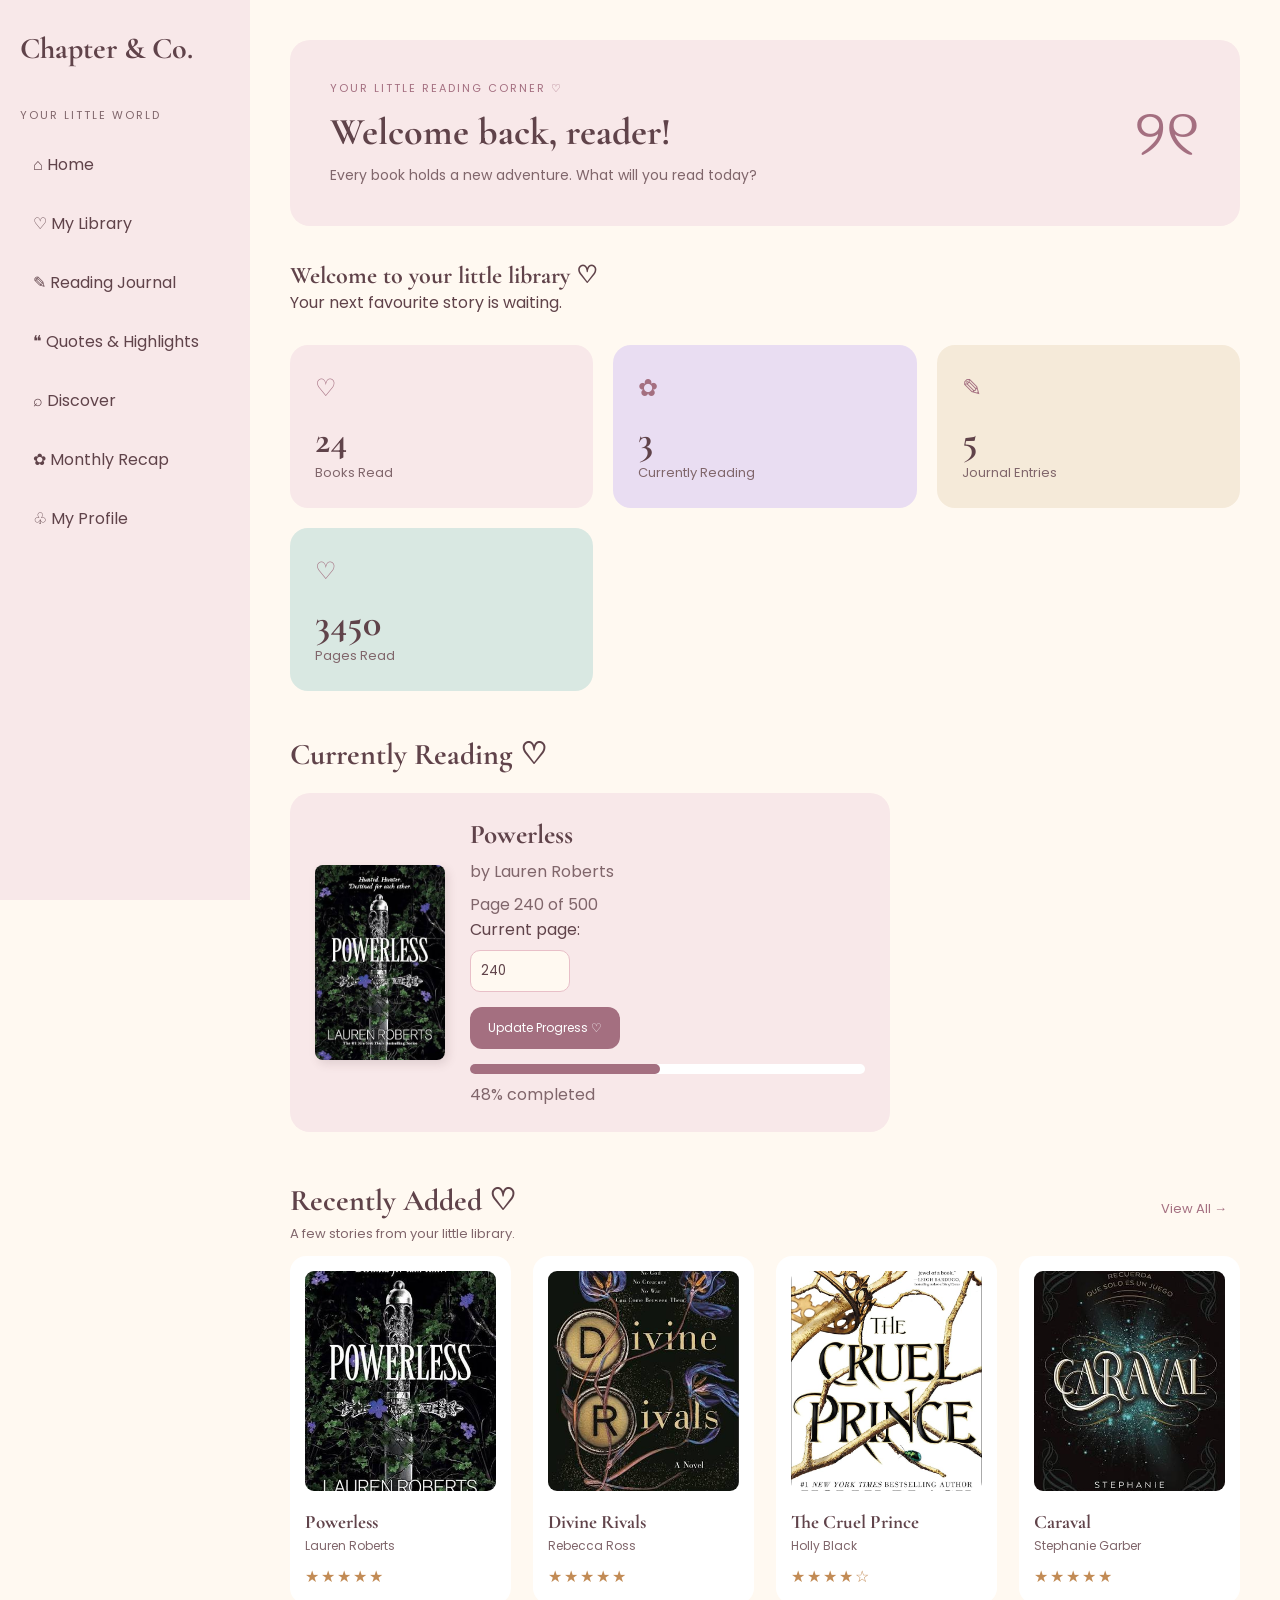
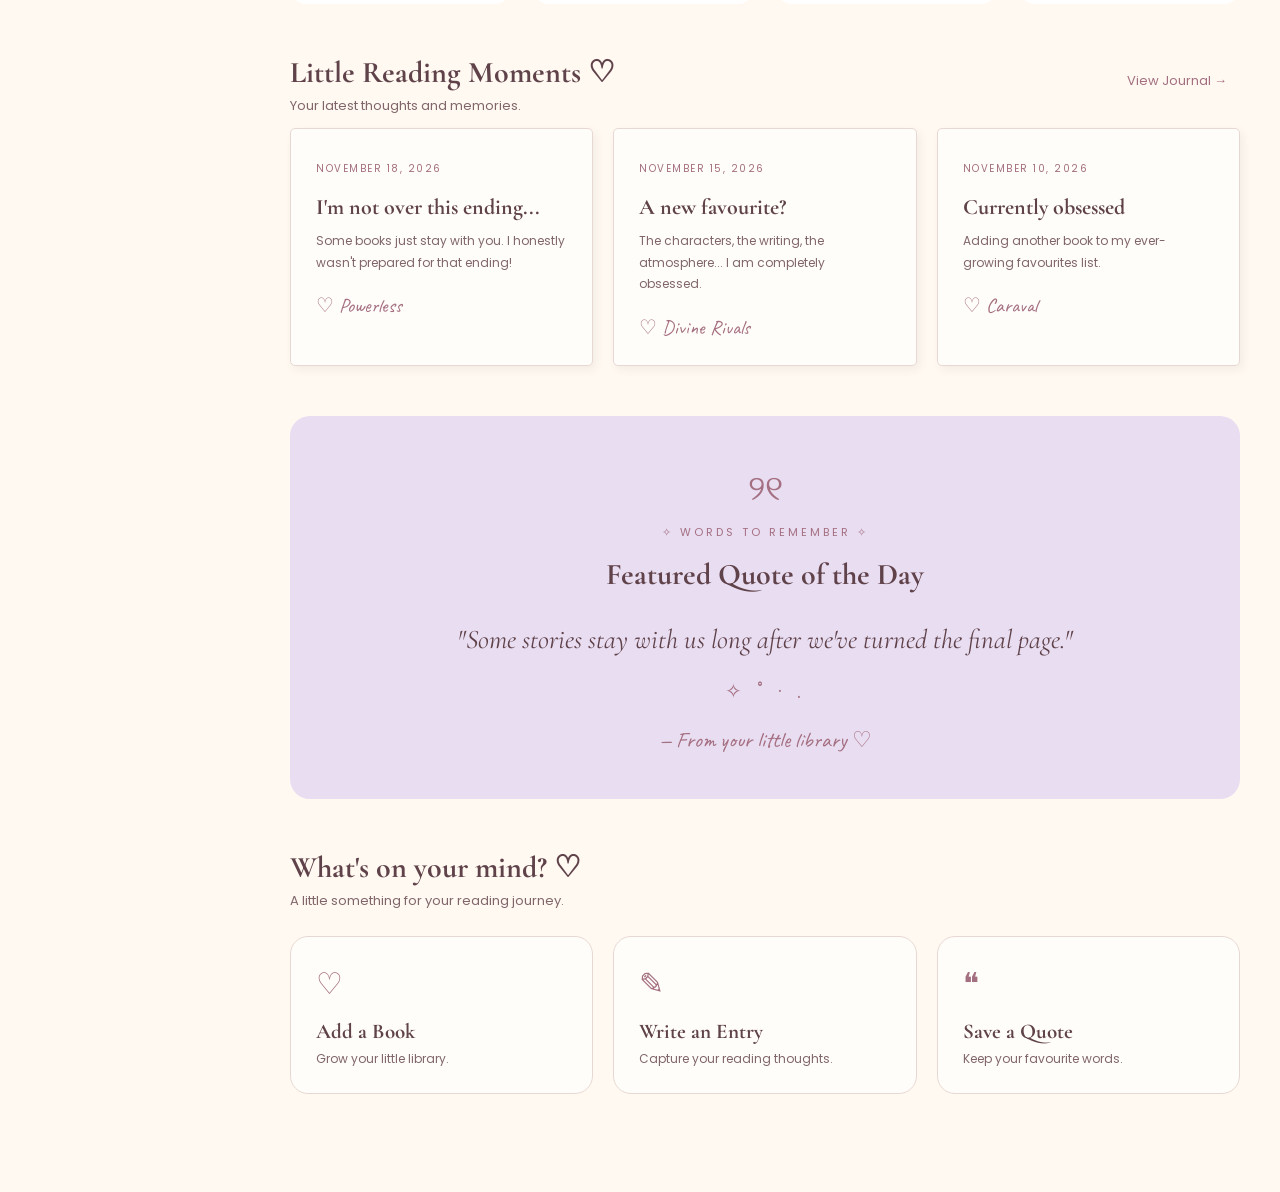
<file: html/index.html>
<!DOCTYPE html>
<html lang="en">

<head>
    <meta charset="UTF-8">
    <meta name="viewport" content="width=device-width, initial-scale=1.0">
    <title>Document</title>
    <!DOCTYPE html>
    <html lang="en">

    <head>
        <meta charset="UTF-8">
        <meta name="viewport" content="width=device-width, initial-scale=1.0">

        <title>Chapter & Co.</title>

        <link rel="stylesheet" href="../css/global.css">
        <link rel="stylesheet" href="../css/home.css">
    </head>

<body>

    <nav class="sidebar">

        <h2 class="logo">Chapter & Co.</h2>

        <p class="nav-heading">YOUR LITTLE WORLD</p>

        <a href="index.html">⌂ Home</a>
        <a href="library.html">♡ My Library</a>
        <a href="journal.html">✎ Reading Journal</a>
        <a href="quotes.html">❝ Quotes & Highlights</a>
        <a href="discover.html">⌕ Discover</a>
        <a href="recap.html">✿ Monthly Recap</a>
        <a href="profile.html">♧ My Profile</a>

    </nav>

    <main>
        <section class="welcome-banner">

            <div class="welcome-text">
                <p class="welcome-label">YOUR LITTLE READING CORNER ♡</p>

                <h1>Welcome back, reader!</h1>

                <p>
                    Every book holds a new adventure.
                    What will you read today?
                </p>
            </div>

            <div class="welcome-decoration">
                ୨୧
            </div>

        </section>
        <h2>Welcome to your little library ♡</h2>
        <p>Your next favourite story is waiting.</p>

        <section class="stats-container">

            <div class="stat-card pink">
                <span class="stat-icon">♡</span>
                <h2>24</h2>
                <p>Books Read</p>
            </div>

            <div class="stat-card lavender">
                <span class="stat-icon">✿</span>
                <h2>3</h2>
                <p>Currently Reading</p>
            </div>

            <div class="stat-card cream">
                <span class="stat-icon">✎</span>
                <h2>5</h2>
                <p>Journal Entries</p>
            </div>

            <div class="stat-card pages-card">
                <span class="stat-icon">♡</span>
                <h2>3450</h2>
                <p>Pages Read</p>
            </div>
        </section>
        <section class="currently-reading">
            <h2>Currently Reading ♡</h2>

            <div class="reading-card">

                <img src="../asset/powerless.jpg" alt="Powerless book cover" class="currently-book-cover">

                <div class="book-info">
                    <h3>Powerless</h3>
                    <p>by Lauren Roberts</p>
                    <p class="progress-text" id="progressText">
                        Page 240 of 500
                    </p>

                    <label for="currentPageInput">Current page:</label>

                    <input type="number" id="currentPageInput" min="0" max="500" value="240">

                    <button id="updateProgressBtn">
                        Update Progress ♡
                    </button>

                    <div class="progress-bar">
                        <div class="progress-fill"></div>
                    </div>

                    <p>48% completed</p>
                </div>

            </div>
        </section>
        <section class="recent-books">

            <div class="section-heading">
                <div>
                    <h2>Recently Added ♡</h2>
                    <p>A few stories from your little library.</p>
                </div>

                <a href="./library.html" class="view-all">View All →</a>
            </div>

            <div class="books-container">

                <div class="book-card">
                    <img src="../asset/powerless.jpg" alt="Powerless book cover">
                    <h3>Powerless</h3>
                    <p>Lauren Roberts</p>
                    <span>★★★★★</span>
                </div>

                <div class="book-card">
                    <img src="../asset/divine-rivals.jpg" alt="Divine Rivals book cover">
                    <h3>Divine Rivals</h3>
                    <p>Rebecca Ross</p>
                    <span>★★★★★</span>
                </div>

                <div class="book-card">
                    <img src="../asset/the-cruel-prince.jpg" alt="The Cruel Prince book cover">
                    <h3>The Cruel Prince</h3>
                    <p>Holly Black</p>
                    <span>★★★★☆</span>
                </div>

                <div class="book-card">
                    <img src="../asset/caraval.jpg" alt="Caraval book cover">
                    <h3>Caraval</h3>
                    <p>Stephanie Garber</p>
                    <span>★★★★★</span>
                </div>

            </div>
        </section>
        <section class="recent-journal">

            <div class="section-heading">
                <div>
                    <h2>Little Reading Moments ♡</h2>
                    <p>Your latest thoughts and memories.</p>
                </div>

                <a href="./journal.html" class="view-all">
                    View Journal →
                </a>
            </div>

            <div class="journal-container">

                <div class="journal-card">
                    <span class="journal-date">NOVEMBER 18, 2026</span>
                    <h3>I'm not over this ending...</h3>
                    <p>
                        Some books just stay with you.
                        I honestly wasn't prepared for that ending!
                    </p>
                    <span class="journal-book">♡ Powerless</span>
                </div>

                <div class="journal-card">
                    <span class="journal-date">NOVEMBER 15, 2026</span>
                    <h3>A new favourite?</h3>
                    <p>
                        The characters, the writing, the atmosphere...
                        I am completely obsessed.
                    </p>
                    <span class="journal-book">♡ Divine Rivals</span>
                </div>

                <div class="journal-card">
                    <span class="journal-date">NOVEMBER 10, 2026</span>
                    <h3>Currently obsessed</h3>
                    <p>
                        Adding another book to my
                        ever-growing favourites list.
                    </p>
                    <span class="journal-book">♡ Caraval</span>
                </div>

            </div>
        </section>
        <section class="featured-quote">
            <div class="quote-decoration">୨୧</div>

            <p class="quote-label">✧ WORDS TO REMEMBER ✧</p>

            <h2>Featured Quote of the Day</h2>

            <blockquote>
                "Some stories stay with us long after
                we've turned the final page."
            </blockquote>
            <div class="quote-stars">✧ ˚ · .</div>
            <p class="quote-book">— From your little library ♡</p>

        </section>
        <section class="quick-actions">

            <h2>What's on your mind? ♡</h2>
            <p class="quick-subtitle">A little something for your reading journey.</p>

            <div class="actions-container">

                <a href="./library.html" class="action-card">
                    <span>♡</span>
                    <h3>Add a Book</h3>
                    <p>Grow your little library.</p>
                </a>

                <a href="./journal.html" class="action-card">
                    <span>✎</span>
                    <h3>Write an Entry</h3>
                    <p>Capture your reading thoughts.</p>
                </a>

                <a href="./quotes.html" class="action-card">
                    <span>❝</span>
                    <h3>Save a Quote</h3>
                    <p>Keep your favourite words.</p>
                </a>

            </div>

        </section>
    </main>
    <footer>

    </footer>
    <script src="../js/app.js"></script>

</body>

</html>
</file>
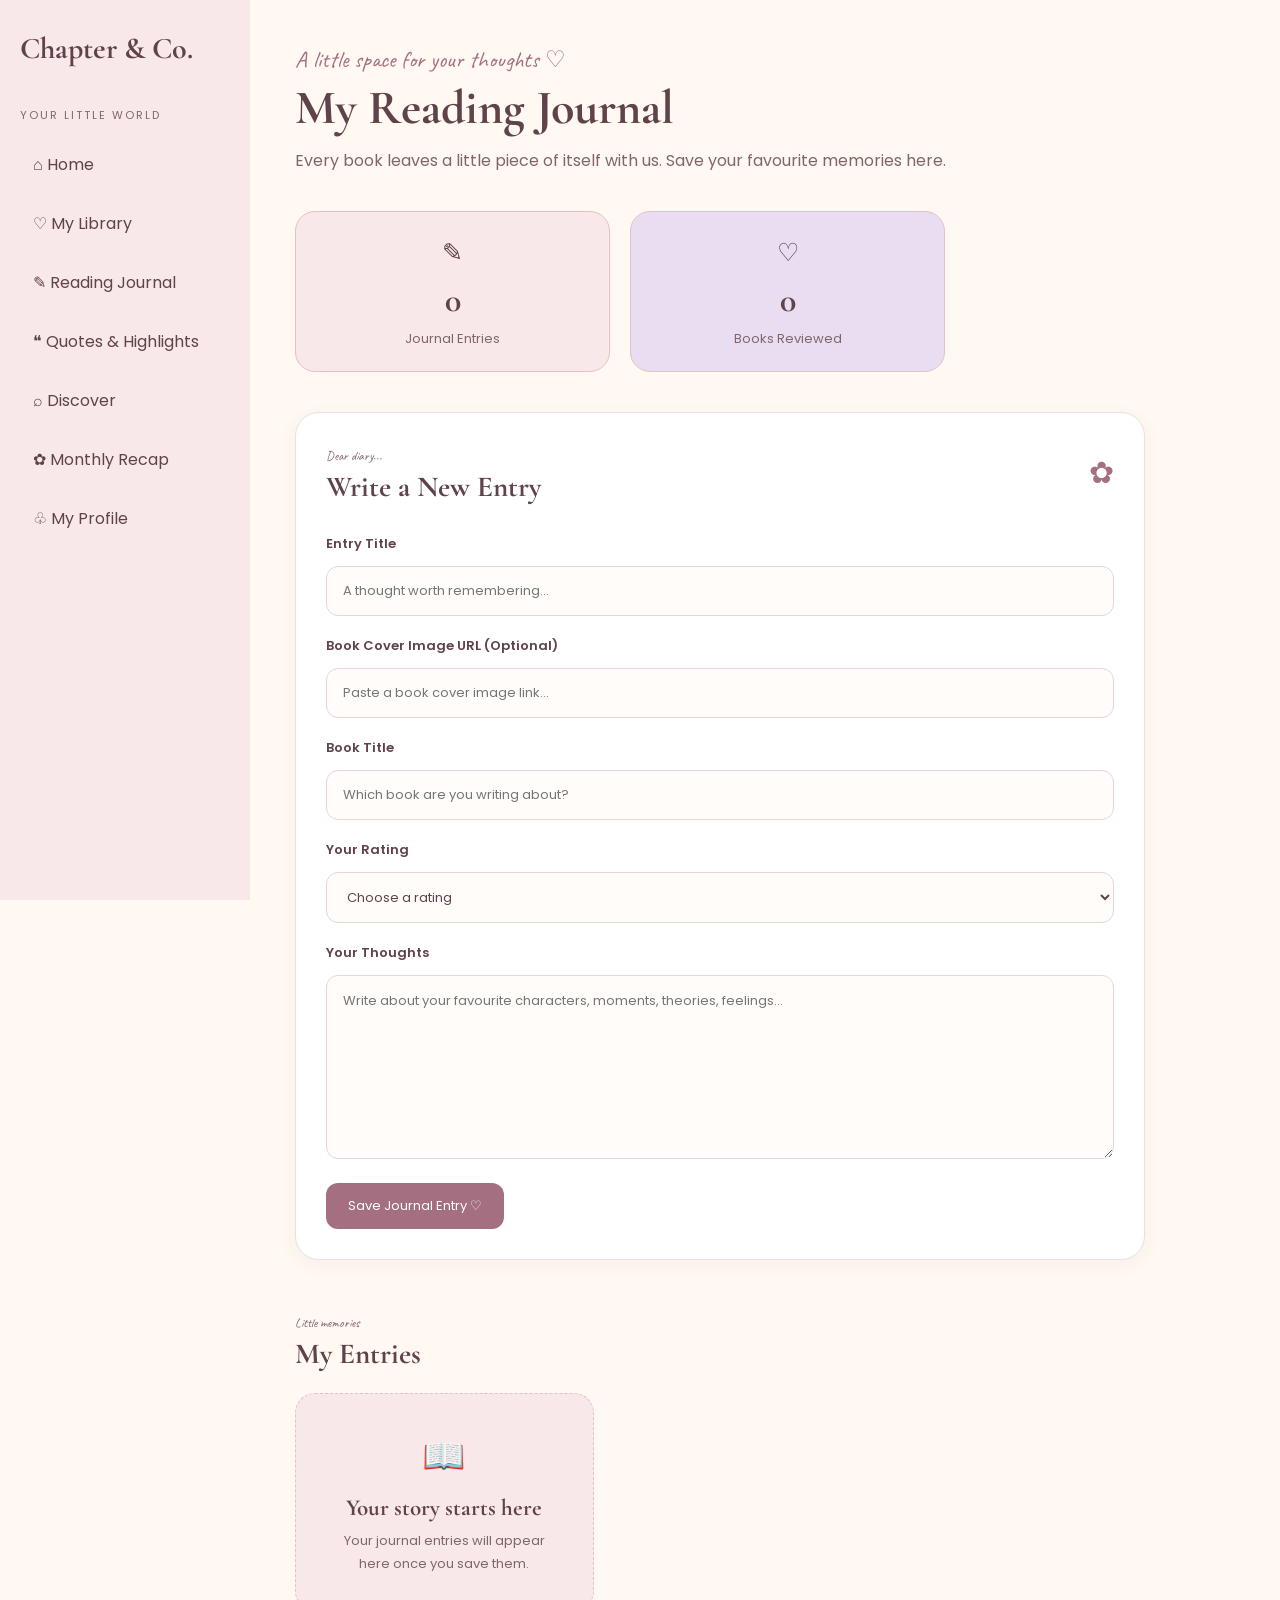
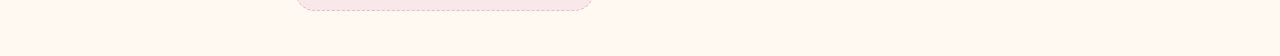
<file: html/journal.html>
<!DOCTYPE html>
<html lang="en">

<head>
    <meta charset="UTF-8">
    <meta name="viewport" content="width=device-width, initial-scale=1.0">
    <title>Reading Journal | Chapter & Co.</title>

    <link rel="stylesheet" href="../css/global.css">
    <link rel="stylesheet" href="../css/home.css">
    <link rel="stylesheet" href="../css/journal.css">
</head>

<body>

    <!-- SIDEBAR -->
    <nav class="sidebar">

        <h2 class="logo">Chapter & Co.</h2>

        <p class="nav-heading">YOUR LITTLE WORLD</p>

        <a href="../index.html">⌂ Home</a>
        <a href="library.html">♡ My Library</a>
        <a href="journal.html" class="active">✎ Reading Journal</a>
        <a href="quotes.html">❝ Quotes & Highlights</a>
        <a href="discover.html">⌕ Discover</a>
        <a href="recap.html">✿ Monthly Recap</a>
        <a href="profile.html">♧ My Profile</a>

    </nav>


    <!-- MAIN CONTENT -->
    <main class="journal-page">

        <!-- HEADER -->
        <header class="journal-header">
            <p class="handwritten">A little space for your thoughts ♡</p>
            <h1>My Reading Journal</h1>
            <p>
                Every book leaves a little piece of itself with us.
                Save your favourite memories here.
            </p>
        </header>


        <!-- JOURNAL STATS -->
        <section class="journal-stats">

            <div class="journal-stat-card">
                <span>✎</span>
                <h2 id="totalEntries">0</h2>
                <p>Journal Entries</p>
            </div>

            <div class="journal-stat-card">
                <span>♡</span>
                <h2 id="booksReviewed">0</h2>
                <p>Books Reviewed</p>
            </div>

        </section>


        <!-- NEW ENTRY -->
        <section class="journal-write">

            <div class="section-heading">
                <div>
                    <p class="handwritten">Dear diary...</p>
                    <h2>Write a New Entry</h2>
                </div>
                <span>✿</span>
            </div>

            <form id="journalForm">

                <label for="entryTitle">Entry Title</label>
                <input type="text" id="entryTitle" placeholder="A thought worth remembering..." required>
                <label for="entryCover">Book Cover Image URL (Optional)</label>
                <input type="url" id="entryCover" placeholder="Paste a book cover image link...">
                <label for="entryBook">Book Title</label>

                <input type="text" id="entryBook" placeholder="Which book are you writing about?">

                <label for="entryRating">Your Rating</label>
                <select id="entryRating">
                    <option value="">Choose a rating</option>
                    <option value="5">★★★★★ - Loved it!</option>
                    <option value="4">★★★★ - Really enjoyed it</option>
                    <option value="3">★★★ - It was good</option>
                    <option value="2">★★ - It was okay</option>
                    <option value="1">★ - Not for me</option>
                </select>

                <label for="entryContent">Your Thoughts</label>
                <textarea id="entryContent" rows="7"
                    placeholder="Write about your favourite characters, moments, theories, feelings..."
                    required></textarea>

                <button type="submit" class="save-entry-btn">
                    Save Journal Entry ♡
                </button>

            </form>

        </section>


        <!-- SAVED ENTRIES -->
        <section class="journal-entries">

            <div class="section-heading">
                <div>
                    <p class="handwritten">Little memories</p>
                    <h2>My Entries</h2>
                </div>
            </div>

            <div id="journalEntries" class="journal-entry-grid">

                <div class="empty-journal">
                    <span>📖</span>
                    <h3>Your story starts here</h3>
                    <p>Your journal entries will appear here once you save them.</p>
                </div>

            </div>

        </section>

    </main>

    <script src="../js/journal.js"></script>

</body>

</html>
</file>
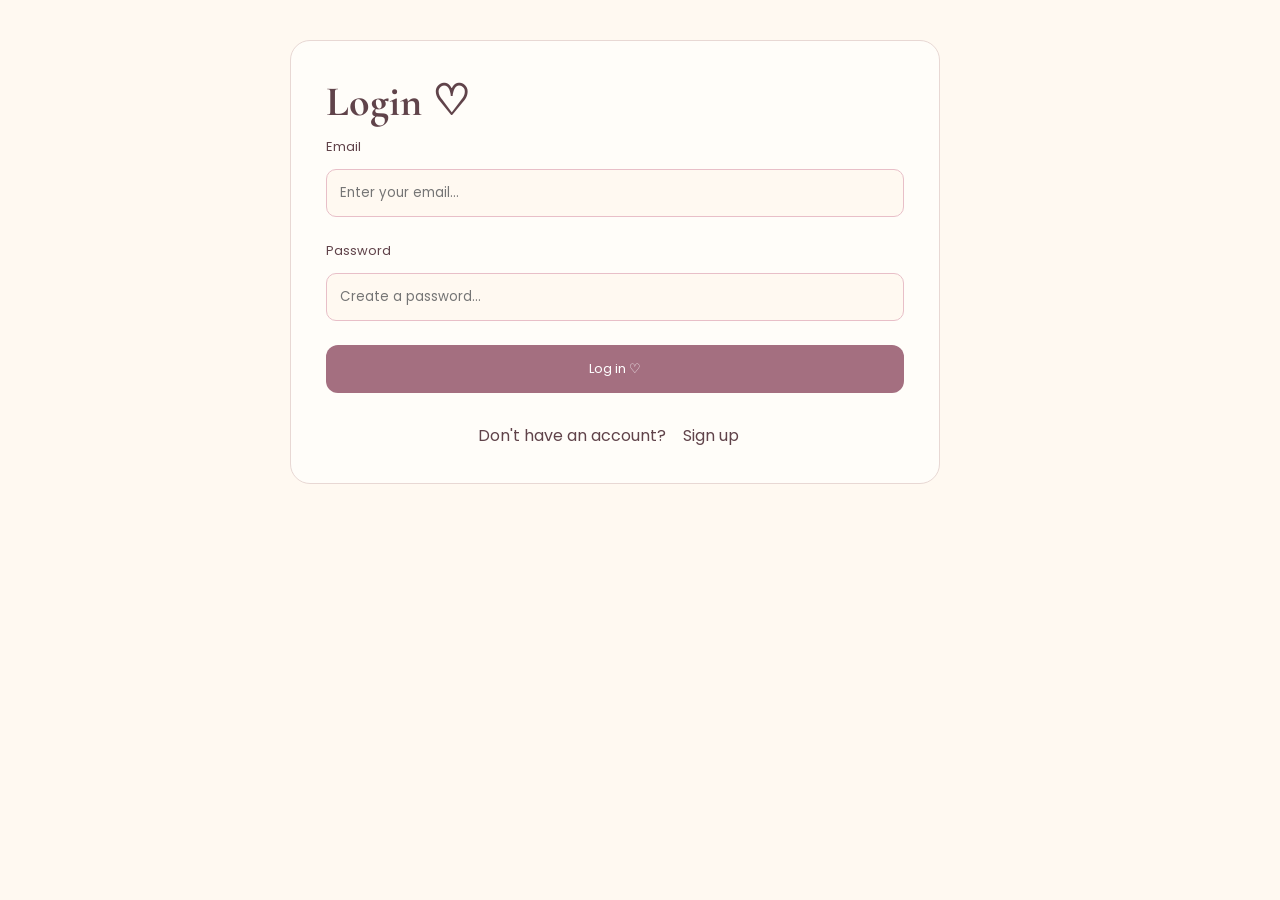
<file: html/login.html>
<!DOCTYPE html>
<html lang="en">

<head>
    <meta charset="UTF-8">
    <meta name="viewport" content="width=device-width, initial-scale=1.0">
    <title>Document</title>
    <link rel="stylesheet" href="../css/global.css">
    <link rel="stylesheet" href="../css/home.css">
</head>

<body>
    <main class="login-page">
        <section class="login-form">
            <h1>Login ♡</h1>

            <form id="login">
                <label for="email">Email</label>
                <input type="email" id="email" placeholder="Enter your email..." required>

                <label for="password">Password</label>
                <input type="password" id="password" placeholder="Create a password..." required>

                <button type="submit">Log in ♡</button>
            </form>


            <p class="question">Don't have an account? <a href="sign_up.html">Sign up</a></p>
        </section>
    </main>
    <script src="../js/login.js"></script>
</body>

</html>
</file>
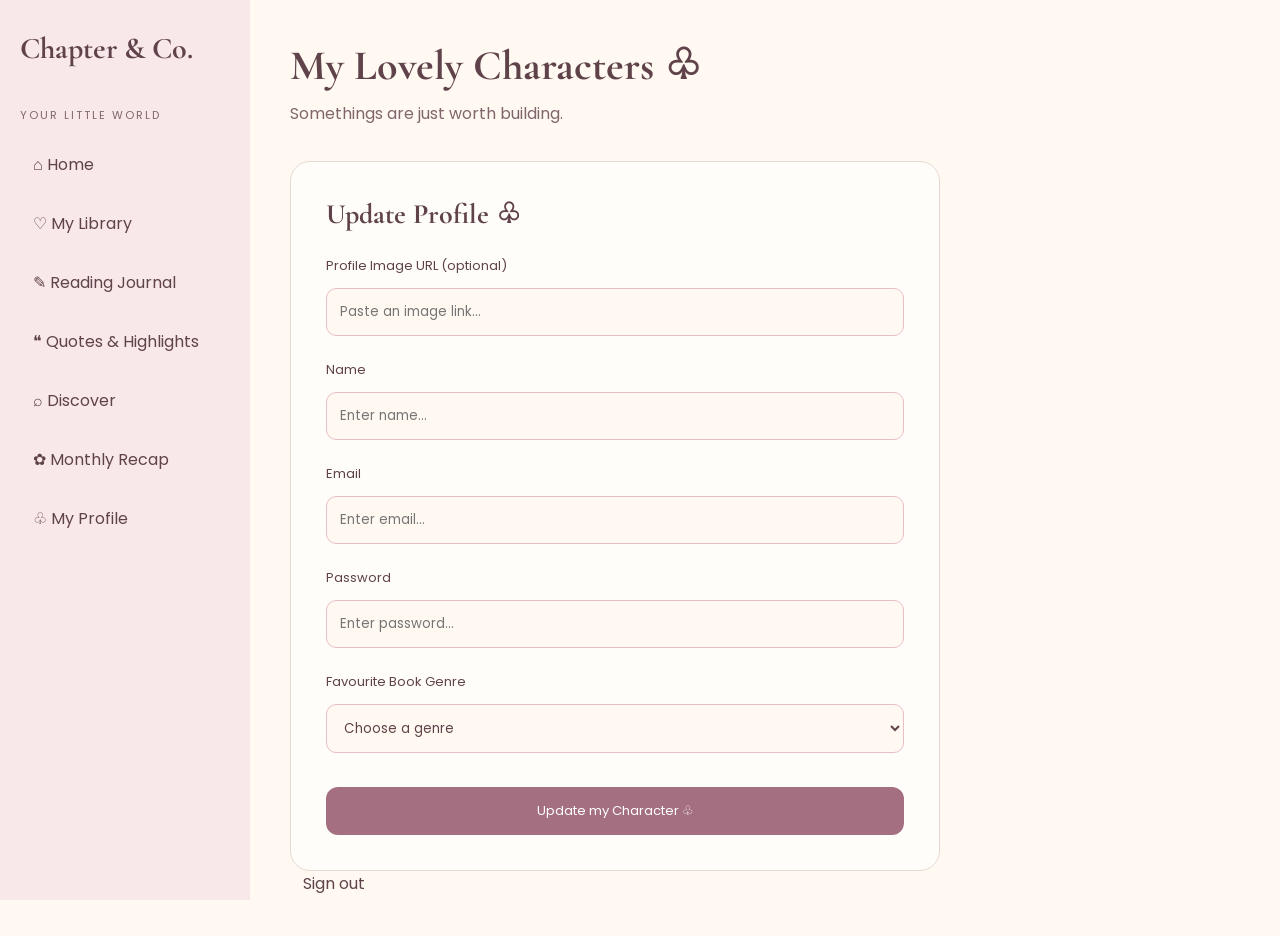
<file: html/profile.html>
<!DOCTYPE html>
<html lang="en">

<head>
    <meta charset="UTF-8">
    <meta name="viewport" content="width=device-width, initial-scale=1.0">
    <title>Document</title>
    <link rel="stylesheet" href="../css/global.css">
    <link rel="stylesheet" href="../css/home.css">
</head>

<body>
    <nav class="sidebar">

        <h2 class="logo">Chapter & Co.</h2>

        <p class="nav-heading">YOUR LITTLE WORLD</p>

        <a href="index.html">⌂ Home</a>
        <a href="library.html">♡ My Library</a>
        <a href="journal.html">✎ Reading Journal</a>
        <a href="quotes.html">❝ Quotes & Highlights</a>
        <a href="discover.html">⌕ Discover</a>
        <a href="recap.html">✿ Monthly Recap</a>
        <a href="profile.html">♧ My Profile</a>

    </nav>
    <main class="profile-page">
        <h1>My Lovely Characters ♧</h1>

        <p>Somethings are just worth building.</p>
        <section class="profile-form">
            <h2>Update Profile ♧</h2>
            <form id="update-profile">
                <label for="profilePicture">Profile Image URL (optional)</label>
                <input type="url" id="profilePicture" placeholder="Paste an image link...">

                <label for="name">Name</label>
                <input type="text" id="name" placeholder="Enter name..." required>
                <label for="email">Email</label>
                <input type="email" id="email" placeholder="Enter email..." required>
                <label for="password">Password</label>
                <input type="password" id="password" placeholder="Enter password..." required>
                <label for="favBookGenre">Favourite Book Genre</label>
                <select id="favBookGenre" required>
                    <option value="">Choose a genre</option>
                    <option>Fantasy</option>
                    <option>Romance</option>
                    <option>Romantasy</option>
                    <option>Mystery</option>
                    <option>Thriller</option>
                    <option>Contemporary</option>
                    <option>Action</option>
                    <option>Comedy</option>
                    <option>Other</option>
                </select>

                <button type="submit">Update my Character ♧</button>

            </form>
        </section>
        <a href="login.html">Sign out</a>
    </main>
</body>

</html>
</file>
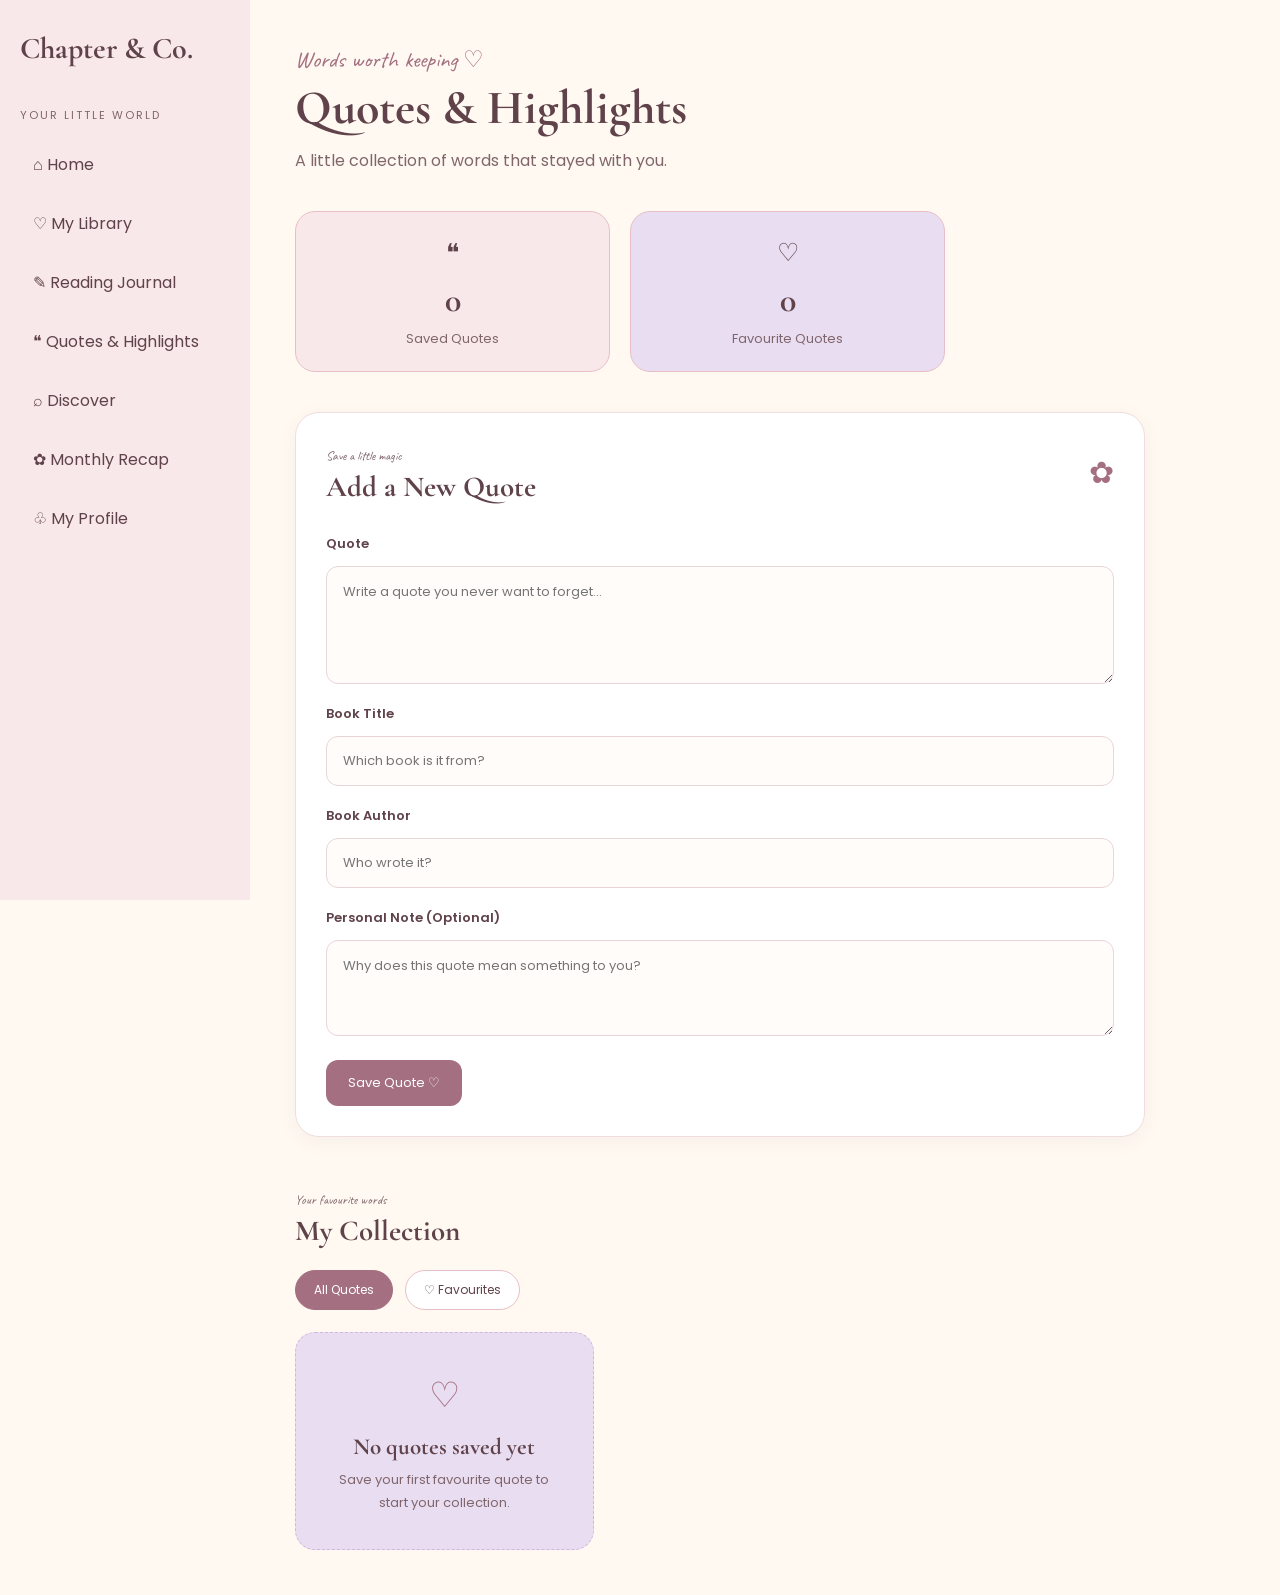
<file: html/quotes.html>
<!DOCTYPE html>
<html lang="en">

<head>
    <meta charset="UTF-8">
    <meta name="viewport" content="width=device-width, initial-scale=1.0">
    <title>Quotes & Highlights | Chapter & Co.</title>

    <link rel="stylesheet" href="../css/global.css">
    <link rel="stylesheet" href="../css/home.css">
    <link rel="stylesheet" href="../css/quotes.css">
</head>

<body>

    <!-- SIDEBAR -->
    <nav class="sidebar">

        <h2 class="logo">Chapter & Co.</h2>

        <p class="nav-heading">YOUR LITTLE WORLD</p>

        <a href="../index.html">⌂ Home</a>
        <a href="library.html">♡ My Library</a>
        <a href="journal.html">✎ Reading Journal</a>
        <a href="quotes.html" class="active">❝ Quotes & Highlights</a>
        <a href="discover.html">⌕ Discover</a>
        <a href="recap.html">✿ Monthly Recap</a>
        <a href="profile.html">♧ My Profile</a>

    </nav>


    <!-- MAIN CONTENT -->
    <main class="quotes-page">

        <!-- HEADER -->
        <header class="quotes-header">
            <p class="handwritten">Words worth keeping ♡</p>
            <h1>Quotes & Highlights</h1>
            <p>
                A little collection of words that stayed with you.
            </p>
        </header>


        <!-- QUOTE STATISTICS -->
        <section class="quote-stats">

            <div class="quote-stat-card">
                <span>❝</span>
                <h2 id="totalQuotes">0</h2>
                <p>Saved Quotes</p>
            </div>

            <div class="quote-stat-card">
                <span>♡</span>
                <h2 id="favouriteQuotes">0</h2>
                <p>Favourite Quotes</p>
            </div>

        </section>


        <!-- ADD A QUOTE -->
        <section class="add-quote-section">

            <div class="section-heading">
                <div>
                    <p class="handwritten">Save a little magic</p>
                    <h2>Add a New Quote</h2>
                </div>
                <span>✿</span>
            </div>

            <form id="quoteForm">

                <label for="quoteText">Quote</label>
                <textarea id="quoteText" rows="4" placeholder="Write a quote you never want to forget..."
                    required></textarea>

                <label for="quoteBook">Book Title</label>
                <input type="text" id="quoteBook" placeholder="Which book is it from?" required>

                <label for="quoteAuthor">Book Author</label>
                <input type="text" id="quoteAuthor" placeholder="Who wrote it?">

                <label for="quoteNote">Personal Note (Optional)</label>
                <textarea id="quoteNote" rows="3" placeholder="Why does this quote mean something to you?"></textarea>

                <button type="submit" class="save-quote-btn">
                    Save Quote ♡
                </button>

            </form>

        </section>


        <!-- SAVED QUOTES -->
        <section class="saved-quotes-section">

            <div class="section-heading">
                <div>
                    <p class="handwritten">Your favourite words</p>
                    <h2>My Collection</h2>
                </div>
            </div>

            <div class="quote-filters">
                <button class="quote-filter active" data-filter="all">
                    All Quotes
                </button>

                <button class="quote-filter" data-filter="favourites">
                    ♡ Favourites
                </button>
            </div>

            <div id="quotesGrid" class="quotes-grid">

                <div class="empty-quotes">
                    <span>♡</span>
                    <h3>No quotes saved yet</h3>
                    <p>Save your first favourite quote to start your collection.</p>
                </div>

            </div>

        </section>

    </main>

    <script src="../js/quotes.js"></script>

</body>

</html>
</file>
<file: css/global.css>
/* Blush: #F8E8E9 
Rose: #e8bfc8
Lilac: #e7ddf2
Cream: #fff9f1
Mauve: #75535B*/
/* Logo	#60434A
Main headings	#60434A
Body text	#80666B
Navigation	#60434A
Buttons	#A46F80
Button text	#FFFFFF
Links	#A46F80
Dates / metadata	#80666B */


@import url('https://fonts.googleapis.com/css2?family=Cormorant+Garamond:wght@400;500;600;700&family=Poppins:wght@300;400;500;600&family=Caveat:wght@400;500;600&display=swap');

:root {
    --cream: #FFF9F1;
    --blush: #F8E8E9;
    --rose: #E8BFC8;
    --lilac: #E9DDF2;
    --brown: #60434A;
    --mauve: #80666B;
    --vintage-rose: #A46F80;

    --heading-font: 'Cormorant Garamond', serif;
    --body-font: 'Poppins', sans-serif;
    --handwriting-font: 'Caveat', cursive;
}

* {
    margin: 0;
    padding: 0;
    box-sizing: border-box;
}

body {
    background-color: var(--cream);
    color: var(--brown);
    font-family: var(--body-font);
}

h1,
h2,
h3 {
    font-family: var(--heading-font);
    color: var(--brown);
}

button {
    font-family: var(--body-font);
    cursor: pointer;
}

a {
    text-decoration: none;
    color: inherit;
}
</file>
<file: css/home.css>
.sidebar {
    width: 250px;
    height: 100vh;
    position: fixed;
    top: 0;
    left: 0;

    background-color: var(--blush);
    padding: 30px 20px;
}

.logo {
    font-family: var(--heading-font);
    font-size: 30px;
    margin-bottom: 40px;
}

.nav-heading {
    font-size: 11px;
    letter-spacing: 2px;
    margin-bottom: 15px;
    color: var(--mauve);
}

.sidebar a {
    display: block;
    padding: 13px;
    margin-bottom: 8px;

    color: var(--brown);
    border-radius: 12px;
    transition: 0.3s;
}

.sidebar a:hover {
    background-color: var(--rose);
    transform: translateX(4px);
}

.stats-container {
    display: grid;
    grid-template-columns: repeat(3, 1fr);
    gap: 20px;

    margin: 30px 0;
}

.stat-card {
    padding: 25px;
    border-radius: 18px;

    min-height: 150px;

    transition: 0.3s ease;
}

.stat-card:hover {
    transform: translateY(-5px);
    box-shadow: 0 8px 20px rgba(96, 67, 74, 0.10);
}

.pink {
    background-color: #F8E8E9;
}

.lavender {
    background-color: #E9DDF2;
}

.cream {
    background-color: #F5EAD9;
}

.pages-card {
    background-color: #D9E8E2;
}

.stat-icon {
    font-size: 24px;
    color: #A46F80;
}

.stat-card h2 {
    font-family: 'Cormorant Garamond', serif;
    font-size: 38px;
    color: #60434A;

    margin-top: 12px;
}

.stat-card p {
    font-size: 13px;
    color: #80666B;
}

main {
    margin-left: 250px;
    padding: 40px;
}

@media (max-width: 600px) {

    .stats-container {
        grid-template-columns: 1fr;
    }

}

.currently-reading {
    margin-top: 45px;
}

.currently-reading h2 {
    font-size: 30px;
    margin-bottom: 20px;
}

.reading-card {
    background-color: #F8E8E9;
    padding: 30px;
    border-radius: 20px;
    max-width: 600px;
}

.book-info h3 {
    font-size: 27px;
}

.book-info p {
    color: #80666B;
    margin-top: 8px;
}

.progress-bar {
    width: 100%;
    height: 10px;
    background-color: #FFFFFF;
    border-radius: 20px;
    margin-top: 15px;
}

.progress-fill {
    width: 48%;
    height: 100%;
    background-color: #A46F80;
    border-radius: 20px;
}

/* RECENTLY ADDED BOOKS */

.recent-books {
    margin-top: 50px;
}

.section-heading {
    display: flex;
    justify-content: space-between;
    align-items: center;
    margin-bottom: 25px;
}

.section-heading h2 {
    font-size: 30px;
}

.section-heading p {
    color: var(--mauve);
    font-size: 13px;
    margin-top: 5px;
}

.view-all {
    color: var(--vintage-rose);
    font-size: 13px;
}

.books-container {
    display: grid;
    grid-template-columns: repeat(4, 1fr);
    gap: 22px;
}

.book-card {
    background-color: #FFFFFF;
    padding: 15px;
    border-radius: 16px;
    transition: 0.3s ease;
}

.book-card:hover {
    transform: translateY(-6px);
    box-shadow: 0 8px 20px rgba(96, 67, 74, 0.10);
}

.book-card img {
    width: 100%;
    height: 220px;
    object-fit: cover;
    border-radius: 9px;
}

.book-card h3 {
    font-size: 19px;
    margin-top: 12px;
}

.book-card p {
    font-size: 12px;
    color: var(--mauve);
    margin-top: 4px;
}

.book-card span {
    display: block;
    color: #C28B55;
    margin-top: 9px;
    letter-spacing: 2px;
}

@media (max-width: 900px) {
    .books-container {
        grid-template-columns: repeat(2, 1fr);
    }
}

@media (max-width: 500px) {
    .books-container {
        grid-template-columns: repeat(2, 1fr);
        gap: 12px;
    }
}

.reading-card {
    display: flex;
    align-items: center;
    gap: 25px;
    background-color: #F8E8E9;
    padding: 25px;
    border-radius: 20px;
    max-width: 600px;
}

.currently-book-cover {
    width: 130px;
    height: 195px;
    object-fit: cover;
    border-radius: 8px;
    box-shadow: 3px 4px 10px rgba(96, 67, 74, 0.15);
}

.book-info {
    flex: 1;
}

/* RECENT JOURNAL ENTRIES */

.recent-journal {
    margin-top: 50px;
    margin-bottom: 50px;
}

.journal-container {
    display: grid;
    grid-template-columns: repeat(3, 1fr);
    gap: 20px;
}

.journal-card {
    background-color: #FFFDF9;
    padding: 25px;
    border-radius: 5px;
    border: 1px solid #E8D8D4;
    box-shadow: 3px 4px 10px rgba(96, 67, 74, 0.07);
    transition: 0.3s ease;
}

.journal-card:hover {
    transform: translateY(-5px) rotate(-1deg);
}

.journal-date {
    font-size: 10px;
    letter-spacing: 1.5px;
    color: var(--vintage-rose);
}

.journal-card h3 {
    font-size: 22px;
    margin: 15px 0 10px;
}

.journal-card p {
    font-size: 12px;
    line-height: 1.8;
    color: var(--mauve);
}

.journal-book {
    display: block;
    margin-top: 20px;
    font-family: var(--handwriting-font);
    font-size: 20px;
    color: var(--vintage-rose);
}

@media (max-width: 800px) {
    .journal-container {
        grid-template-columns: 1fr;
    }
}

/* FEATURED QUOTE */

.featured-quote {
    margin-top: 50px;
    margin-bottom: 50px;
    padding: 45px;
    background-color: #E9DDF2;
    border-radius: 20px;
    text-align: center;
}

.quote-label {
    color: #A46F80;
    font-size: 11px;
    letter-spacing: 3px;
    margin-bottom: 15px;
}

.featured-quote h2 {
    font-size: 30px;
    margin-bottom: 25px;
}

.featured-quote blockquote {
    font-family: var(--heading-font);
    font-size: 27px;
    font-style: italic;
    color: #60434A;
    line-height: 1.6;
}

.quote-book {
    font-family: var(--handwriting-font);
    font-size: 22px;
    color: #A46F80;
    margin-top: 20px;
}

.quote-decoration {
    font-size: 35px;
    color: #A46F80;
    margin-bottom: 10px;
}

.quote-stars {
    font-size: 20px;
    color: #A46F80;
    margin-top: 15px;
    letter-spacing: 5px;
}

@media (max-width: 600px) {
    .featured-quote {
        padding: 25px 15px;
    }

    .featured-quote h2 {
        font-size: 25px;
    }

    .featured-quote blockquote {
        font-size: 21px;
    }
}

/* WELCOME BANNER */

.welcome-banner {
    display: flex;
    justify-content: space-between;
    align-items: center;
    background-color: #F8E8E9;
    padding: 40px;
    border-radius: 20px;
    margin-bottom: 35px;
}

.welcome-label {
    font-size: 11px;
    letter-spacing: 2px;
    color: #A46F80;
    margin-bottom: 12px;
}

.welcome-text h1 {
    font-size: 38px;
    margin-bottom: 10px;
}

.welcome-text>p:last-child {
    color: #80666B;
    font-size: 14px;
}

.welcome-decoration {
    font-size: 65px;
    color: #A46F80;
}

@media (max-width: 600px) {
    .welcome-banner {
        padding: 25px;
    }

    .welcome-text h1 {
        font-size: 28px;
    }

    .welcome-decoration {
        font-size: 40px;
    }
}

/* READING PROGRESS CONTROLS */

#currentPageInput {
    display: block;
    width: 100px;
    padding: 10px;
    margin-top: 8px;
    margin-bottom: 15px;
    border: 1px solid #E8BFC8;
    border-radius: 10px;
    background-color: #FFF9F1;
    color: #60434A;
    font-family: var(--body-font);
}

#updateProgressBtn {
    background-color: #A46F80;
    color: white;
    border: none;
    padding: 12px 18px;
    border-radius: 12px;
    font-size: 12px;
    transition: 0.3s;
}

#updateProgressBtn:hover {
    background-color: #80666B;
    transform: translateY(-2px);
}

/* QUICK ACTIONS */

.quick-actions {
    margin-top: 50px;
    margin-bottom: 50px;
}

.quick-actions h2 {
    font-size: 30px;
}

.quick-subtitle {
    color: var(--mauve);
    font-size: 13px;
    margin-top: 5px;
    margin-bottom: 25px;
}

.actions-container {
    display: grid;
    grid-template-columns: repeat(3, 1fr);
    gap: 20px;
}

.action-card {
    background-color: #FFFDF9;
    padding: 25px;
    border-radius: 18px;
    border: 1px solid #E8D8D4;
    transition: 0.3s ease;
}

.action-card:hover {
    transform: translateY(-5px);
    box-shadow: 0 8px 20px rgba(96, 67, 74, 0.10);
}

.action-card span {
    font-size: 30px;
    color: var(--vintage-rose);
}

.action-card h3 {
    font-size: 21px;
    margin-top: 12px;
}

.action-card p {
    font-size: 12px;
    color: var(--mauve);
    margin-top: 6px;
}

@media (max-width: 800px) {
    .actions-container {
        grid-template-columns: 1fr;
    }
}

.action-card span {
    display: inline-block;
    transition: transform 0.3s ease;
}

.action-card:hover span {
    transform: scale(1.2) rotate(-8deg);
}

.action-card {
    cursor: pointer;
}

/* ADD BOOK FORM */

.library-page {
    margin-left: 250px;
    padding: 40px;
}

.library-page h1 {
    font-size: 42px;
    margin-bottom: 10px;
}

.library-page>p {
    color: var(--mauve);
    margin-bottom: 35px;
}

.add-book-section {
    background-color: #FFFDF9;
    padding: 35px;
    border-radius: 20px;
    max-width: 650px;
    border: 1px solid #E8D8D4;
}

.add-book-section h2 {
    font-size: 28px;
    margin-bottom: 25px;
}

#addBookForm {
    display: flex;
    flex-direction: column;
    gap: 12px;
}

#addBookForm label {
    font-size: 13px;
    color: var(--brown);
}

#addBookForm input,
#addBookForm select {
    padding: 13px;
    border: 1px solid #E8BFC8;
    border-radius: 10px;
    background-color: #FFF9F1;
    color: var(--brown);
    font-family: var(--body-font);
    margin-bottom: 12px;
}

#addBookForm button {
    background-color: var(--vintage-rose);
    color: white;
    border: none;
    padding: 14px;
    border-radius: 12px;
    font-size: 13px;
    margin-top: 10px;
}

#addBookForm button:hover {
    background-color: var(--mauve);
}

/* SAVED BOOK COLLECTION */

.my-books {
    margin-top: 40px;
    max-width: 900px;
}

.my-books h2 {
    font-size: 30px;
    margin-bottom: 20px;
}

#bookCollection {
    display: grid;
    grid-template-columns: repeat(3, 1fr);
    gap: 20px;
}

.saved-book-card {
    background-color: #F8E8E9;
    padding: 20px;
    border-radius: 15px;
    border: 1px solid #E8BFC8;
}

.saved-book-card h3 {
    font-size: 21px;
    margin-bottom: 8px;
}

.saved-book-card p {
    color: #80666B;
    font-size: 13px;
    margin-top: 6px;
}

@media (max-width: 700px) {
    #bookCollection {
        grid-template-columns: 1fr;
    }
}

.book-cover {
    width: 100%;
    height: 220px;
    object-fit: contain;
    border-radius: 10px;
    margin-bottom: 15px;
    background-color: #FFF9F1;
}

.delete-book {
    background-color: #E8BFC8;
    color: #60434A;
    border: none;
    padding: 9px 15px;
    border-radius: 10px;
    font-size: 12px;
    margin-top: 15px;
    transition: 0.3s;
}

.delete-book:hover {
    background-color: #A46F80;
    color: white;
    transform: translateY(-2px);
}

.profile-page {
    margin-left: 250px;
    padding: 40px;
}

.profile-page h1 {
    font-size: 42px;
    margin-bottom: 10px;
}

.profile-page>p {
    color: var(--mauve);
    margin-bottom: 35px;
}

.profile-form {
    background-color: #FFFDF9;
    padding: 35px;
    border-radius: 20px;
    max-width: 650px;
    border: 1px solid #E8D8D4;
}

.profile-form h2 {
    font-size: 28px;
    margin-bottom: 25px;
}

#update-profile {
    display: flex;
    flex-direction: column;
    gap: 12px;
}

#update-profile label {
    font-size: 13px;
    color: var(--brown);
}

#update-profile input,
#update-profile select {
    padding: 13px;
    border: 1px solid #E8BFC8;
    border-radius: 10px;
    background-color: #FFF9F1;
    color: var(--brown);
    font-family: var(--body-font);
    margin-bottom: 12px;
}

#update-profile button {
    background-color: var(--vintage-rose);
    color: white;
    border: none;
    padding: 14px;
    border-radius: 12px;
    font-size: 13px;
    margin-top: 10px;
}

#update-profile button:hover {
    background-color: var(--mauve);
}

/* _________________________________________ */
.signup-page {
    margin-left: 250px;
    padding: 40px;
}

.signup-page h1 {
    font-size: 42px;
    margin-bottom: 10px;
}

.signup-page>p {
    color: var(--mauve);
    margin-bottom: 35px;
}

.signup-form {
    background-color: #FFFDF9;
    padding: 35px;
    border-radius: 20px;
    max-width: 650px;
    border: 1px solid #E8D8D4;
}

.signup-form h2 {
    font-size: 28px;
    margin-bottom: 25px;
}

#signup {
    display: flex;
    flex-direction: column;
    gap: 12px;
}

#signup label {
    font-size: 13px;
    color: var(--brown);
}
#signup input {
    padding: 13px;
    border: 1px solid #E8BFC8;
    border-radius: 10px;
    background-color: #FFF9F1;
    color: var(--brown);
    font-family: var(--body-font);
    margin-bottom: 12px;
}

#signup button {
    background-color: var(--vintage-rose);
    color: white;
    border: none;
    padding: 14px;
    border-radius: 12px;
    font-size: 13px;
    margin-bottom: 10px;
}

#signup button:hover {
    background-color: var(--mauve);
}

.login-page {
    margin-left: 250px;
    padding: 40px;
}

.login-page h1 {
    font-size: 42px;
    margin-bottom: 10px;
}

.login-page>p {
    color: var(--mauve);
    margin-bottom: 35px;
}

.login-form {
    background-color: #FFFDF9;
    padding: 35px;
    border-radius: 20px;
    max-width: 650px;
    border: 1px solid #E8D8D4;
}

.login-form h2 {
    font-size: 28px;
    margin-bottom: 25px;
}

#login {
    display: flex;
    flex-direction: column;
    gap: 12px;
}

#login label {
    font-size: 13px;
    color: var(--brown);
}
#login input{
    padding: 13px;
    border: 1px solid #E8BFC8;
    border-radius: 10px;
    background-color: #FFF9F1;
    color: var(--brown);
    font-family: var(--body-font);
    margin-bottom: 12px;
}
#login button {
    background-color: var(--vintage-rose);
    color: white;
    border: none;
    padding: 14px;
    border-radius: 12px;
    font-size: 13px;
    margin-bottom: 10px;
}

#login button:hover {
    background-color: var(--mauve);
}
a {
    padding: 13px;
    margin-bottom: 8px;

    color: var(--brown);
    border-radius: 12px;
    transition: 0.3s;
}

a:hover {
    background-color: var(--rose);
    transform: translateX(4px);
}
.question{
    padding-top: 20px;
    text-align: center;
}

/* =================================
   CHAPTER & CO. — DISCOVER PAGE
================================= */

.discover-page {
    padding: 35px 45px;
    max-width: 1500px;
}

/* HEADER */

.discover-header {
    background: linear-gradient(
        120deg,
        #F8E8E9,
        #E9DDF2,
        #DCE8F5
    );
    padding: 45px;
    border-radius: 25px;
    margin-bottom: 40px;
}

.discover-header .handwriting {
    font-family: var(--handwriting-font);
    font-size: 25px;
    color: var(--vintage-rose);
}

.discover-header h1 {
    font-size: 46px;
    margin: 10px 0;
}

.discover-header p {
    color: var(--mauve);
    font-size: 14px;
}

/* SECTION HEADINGS */

.discover-section {
    margin: 45px 0;
}

.discover-section h2,
.discover-search h2 {
    font-size: 30px;
    margin-bottom: 18px;
}

.discover-section > p {
    color: var(--mauve);
    margin-bottom: 20px;
    font-size: 14px;
}

/* SEARCH */

.discover-search {
    margin-bottom: 45px;
}

.search-bar {
    display: flex;
    gap: 12px;
    max-width: 750px;
}

.search-bar input {
    flex: 1;
    min-width: 0;
    padding: 15px 20px;
    border: 1px solid #E8BFC8;
    border-radius: 15px;
    background: white;
    font-family: var(--body-font);
    outline: none;
}

.search-bar input:focus {
    border-color: var(--vintage-rose);
    box-shadow: 0 0 0 3px #F8E8E9;
}

.search-bar button,
.discover-book-card button {
    background: var(--vintage-rose);
    color: white;
    border: none;
    border-radius: 14px;
    padding: 13px 20px;
    transition: 0.3s;
}

.search-bar button:hover,
.discover-book-card button:hover {
    background: var(--brown);
    transform: translateY(-2px);
}

#searchResults {
    margin-top: 25px;
}

/* GENRES */

.genre-grid {
    display: grid;
    grid-template-columns: repeat(auto-fit, minmax(140px, 1fr));
    gap: 15px;
}

.genre-card {
    padding: 22px 15px;
    border: none;
    border-radius: 18px;
    background: var(--blush);
    color: var(--brown);
    font-family: var(--heading-font);
    font-size: 21px;
    cursor: pointer;
    transition: 0.3s;
}

.genre-card:nth-child(2),
.genre-card:nth-child(5) {
    background: var(--lilac);
}

.genre-card:nth-child(3),
.genre-card:nth-child(6) {
    background: #DCE8F5;
}

.genre-card:hover {
    transform: translateY(-5px);
    box-shadow: 0 8px 20px #60434A18;
}

/* BOOK GRIDS */

.book-grid {
    display: grid;
    grid-template-columns: repeat(auto-fill, minmax(175px, 1fr));
    gap: 22px;
}

/* BOOK CARDS */

.discover-book-card {
    background: white;
    padding: 15px;
    border-radius: 18px;
    box-shadow: 0 5px 18px #60434A10;
    transition: 0.3s;
    min-width: 0;
}

.discover-book-card:hover {
    transform: translateY(-5px);
    box-shadow: 0 10px 25px #60434A20;
}

.discover-book-card img {
    width: 100%;
    height: 230px;
    object-fit: contain;
    border-radius: 10px;
    background: #F8E8E9;
    margin-bottom: 12px;
}

.discover-book-card h3 {
    font-size: 19px;
    margin-bottom: 5px;
}

.discover-book-card p {
    color: var(--mauve);
    font-size: 12px;
    margin-bottom: 14px;
}

.discover-book-card button {
    width: 100%;
    font-size: 11px;
    padding: 11px 8px;
}

.discover-book-card button:disabled {
    background: #D9E8E2;
    color: var(--brown);
    cursor: default;
    transform: none;
}

/* FEATURED BOOK */

.featured-book {
    background: linear-gradient(
        120deg,
        #F8E8E9,
        #E9DDF2
    );
    padding: 30px;
    border-radius: 22px;
    min-height: 150px;
}

/* POPULAR AUTHORS */

.author-grid {
    display: grid;
    grid-template-columns: repeat(auto-fit, minmax(170px, 1fr));
    gap: 15px;
}

.author-card {
    padding: 20px;
    border: 1px solid #E8BFC8;
    border-radius: 16px;
    background: white;
    color: var(--brown);
    font-family: var(--heading-font);
    font-size: 20px;
    cursor: pointer;
    transition: 0.3s;
}

.author-card:hover {
    background: var(--blush);
    transform: translateY(-4px);
}

/* RESPONSIVE DESIGN */

@media (max-width: 800px) {

    .discover-page {
        padding: 25px 20px;
    }

    .discover-header {
        padding: 30px 22px;
    }

    .discover-header h1 {
        font-size: 35px;
    }

    .search-bar {
        flex-direction: column;
    }

    .search-bar button {
        width: 100%;
    }

}

@media (max-width: 500px) {

    .book-grid {
        grid-template-columns: repeat(2, minmax(0, 1fr));
        gap: 12px;
    }

    .discover-book-card {
        padding: 10px;
    }

    .discover-book-card img {
        height: 180px;
    }

}

/* EXTRA BOOK CARD DETAILS */

.book-rating {
    color: #B88745 !important;
    font-weight: 600;
}

.book-description {
    font-size: 12px !important;
    line-height: 1.7;
    color: var(--mauve);
    background: #FFF9F1;
    padding: 12px;
    border-radius: 12px;
    margin: 10px 0;
}

.book-description[hidden] {
    display: none;
}

.discover-book-card button {
    margin-top: 8px;
}

.book-link {
    display: block;
    margin-top: 12px;
    color: var(--vintage-rose);
    font-size: 12px;
    text-align: center;
}

.book-link:hover {
    text-decoration: underline;
}

/* =================================
   BOOK OF THE DAY SPOTLIGHT
================================= */

#bookOfTheDay {
    background: linear-gradient(
        120deg,
        #F8E8E9,
        #E9DDF2,
        #DCE8F5
    );

    padding: 30px;
    border-radius: 25px;
    margin: 25px 0;
}

#bookOfTheDay .discover-book-card {
    display: grid;
    grid-template-columns: 190px 1fr;
    column-gap: 28px;
    align-items: center;
    background: rgba(255, 249, 241, 0.85);
    padding: 25px;
    max-width: 750px;
    margin: auto;
}

#bookOfTheDay .discover-book-card img {
    grid-column: 1;
    grid-row: 1 / span 7;
    width: 100%;
    height: 280px;
    object-fit: contain;
    background: transparent;
}

#bookOfTheDay .discover-book-card h3 {
    font-size: 28px;
}

#bookOfTheDay .discover-book-card p {
    font-size: 13px;
    line-height: 1.6;
}

#bookOfTheDay .discover-book-card button,
#bookOfTheDay .discover-book-card a {
    grid-column: 2;
}

#bookOfTheDay .discover-book-card button {
    width: fit-content;
    min-width: 180px;
}

#bookOfTheDay .discover-book-card .book-description {
    grid-column: 2;
}

@media (max-width: 600px) {

    #bookOfTheDay .discover-book-card {
        grid-template-columns: 1fr;
        text-align: center;
    }

    #bookOfTheDay .discover-book-card img {
        grid-column: 1;
        grid-row: auto;
        width: 170px;
        margin: auto;
    }

    #bookOfTheDay .discover-book-card button,
    #bookOfTheDay .discover-book-card a,
    #bookOfTheDay .discover-book-card .book-description {
        grid-column: 1;
        margin-left: auto;
        margin-right: auto;
    }

}


/* =================================
   TRENDING BOOKS
================================= */

.trending-section {
    background: #F8E8E9;
    padding: 28px;
    border-radius: 24px;
}

.section-heading {
    display: flex;
    justify-content: space-between;
    align-items: center;
    flex-wrap: wrap;
    gap: 12px;
    margin-bottom: 12px;
}

.section-heading h2 {
    margin-bottom: 0;
}

.section-eyebrow {
    font-family: var(--body-font);
    color: var(--vintage-rose);
    font-size: 10px;
    letter-spacing: 2px;
    font-weight: 600;
    margin-bottom: 5px;
}

.trending-label {
    background: white;
    color: var(--vintage-rose);
    padding: 9px 14px;
    border-radius: 30px;
    font-size: 10px;
    letter-spacing: 1px;
}

.trending-section > p {
    color: var(--mauve);
    font-size: 13px;
    margin-bottom: 22px;
}

.trending-section .discover-book-card {
    background: #FFF9F1;
}

/* =================================
   HIDDEN GEMS
================================= */

.hidden-gems-section {
    background: linear-gradient(
        135deg,
        #E9DDF2,
        #F8E8E9,
        #FFF9F1
    );

    padding: 32px;
    border-radius: 25px;
}

.hidden-gems-header {
    text-align: center;
    margin-bottom: 28px;
}

.hidden-gems-decoration {
    display: block;
    color: #A46F80;
    font-size: 22px;
    margin-bottom: 10px;
}

.hidden-gems-header .section-eyebrow {
    margin-bottom: 8px;
}

.hidden-gems-header h2 {
    font-size: 34px;
    margin-bottom: 8px;
}

.hidden-gems-header > p:last-child {
    color: var(--mauve);
    font-size: 13px;
}

.hidden-gems-section .discover-book-card {
    background: rgba(255, 249, 241, 0.9);
    border: 1px solid #E8BFC8;
}

/* =================================
   POPULAR AUTHORS
================================= */

.authors-section {
    padding: 30px;
    background: #FFF9F1;
    border: 1px solid #E8BFC8;
    border-radius: 24px;
}

.authors-section h2 {
    font-size: 32px;
    margin-bottom: 8px;
}

.authors-section > p:not(.section-eyebrow) {
    color: var(--mauve);
    font-size: 13px;
    margin-bottom: 25px;
}

.author-grid {
    display: grid;
    grid-template-columns: repeat(auto-fit, minmax(190px, 1fr));
    gap: 18px;
}

.author-card {
    display: flex;
    flex-direction: column;
    align-items: center;
    gap: 9px;
    padding: 25px 15px;
    border: 1px solid #E8BFC8;
    border-radius: 20px;
    background: #F8E8E9;
    color: var(--brown);
    cursor: pointer;
    transition: 0.3s;
}

.author-card:nth-child(2) {
    background: #E9DDF2;
}

.author-card:nth-child(3) {
    background: #DCE8F5;
}

.author-card:nth-child(4) {
    background: #D9E8E2;
}

.author-card:hover {
    transform: translateY(-6px);
    box-shadow: 0 10px 20px #60434A18;
}

.author-icon {
    font-size: 30px;
    color: var(--vintage-rose);
}

.author-card span:nth-child(2) {
    font-family: var(--heading-font);
    font-size: 20px;
    font-weight: 600;
}

.author-card small {
    color: var(--mauve);
    font-size: 11px;
}

/* =================================
   PERSONAL RECOMMENDATIONS
================================= */

.recommendations-section {
    background: linear-gradient(
        135deg,
        #DCE8F5,
        #E9DDF2,
        #F8E8E9
    );

    padding: 35px;
    border-radius: 25px;
}

.recommendations-header {
    text-align: center;
    margin-bottom: 28px;
}

.recommendations-icon {
    display: block;
    font-size: 32px;
    color: var(--vintage-rose);
    margin-bottom: 12px;
}

.recommendations-header h2 {
    font-size: 34px;
    margin: 8px 0;
}

.recommendations-header > p:last-child {
    color: var(--mauve);
    font-size: 13px;
}

.recommendations-section .discover-book-card {
    background: rgba(255, 249, 241, 0.9);
    border: 1px solid white;
}

.recommendations-section .discover-book-card:hover {
    transform: translateY(-6px);
    box-shadow: 0 12px 25px #60434A20;
}

/* =================================
   RECENTLY RELEASED
================================= */

.new-releases-section {
    background: linear-gradient(
        120deg,
        #D9E8E2,
        #DCE8F5,
        #FFF9F1
    );

    padding: 32px;
    border-radius: 25px;
}

.new-releases-header {
    display: flex;
    justify-content: space-between;
    align-items: center;
    flex-wrap: wrap;
    gap: 15px;
    margin-bottom: 25px;
}

.new-releases-header h2 {
    font-size: 32px;
    margin: 7px 0;
}

.new-releases-header > div > p:last-child {
    color: var(--mauve);
    font-size: 13px;
}

.new-release-badge {
    background: white;
    color: #718D82;
    padding: 10px 16px;
    border-radius: 30px;
    font-size: 10px;
    font-weight: 600;
    letter-spacing: 1px;
}

.new-releases-section .discover-book-card {
    background: rgba(255, 249, 241, 0.95);
    border: 1px solid white;
}

.new-releases-section .discover-book-card:hover {
    transform: translateY(-5px);
    box-shadow: 0 10px 22px #60434A18;
}
/* Book card hover effects */
.discover-book-card {
    transition: transform 0.25s ease, box-shadow 0.25s ease;
    cursor: default;
}

.discover-book-card:hover {
    transform: translateY(-6px);
    box-shadow: 0 12px 25px rgba(96, 67, 74, 0.13);
}

.discover-book-card img {
    transition: transform 0.3s ease;
}

.discover-book-card:hover img {
    transform: scale(1.03);
}

/* Smooth button hover */
.discover-book-card button {
    transition: background-color 0.2s ease, transform 0.2s ease;
}

.discover-book-card button:hover {
    transform: translateY(-2px);
}
.recommendation-message {
    background: #F8E8E9;
    padding: 25px;
    border-radius: 18px;
    color: #80666B;
    line-height: 1.8;
    max-width: 500px;
}
</file>
<file: css/journal.css>
/* =================================
   CHAPTER & CO. — READING JOURNAL
================================= */

.journal-page {
    margin-left: 250px;
    padding: 45px;
    max-width: 1500px;
}

/* HEADER */

.journal-header {
    margin-bottom: 35px;
}

.journal-header .handwritten,
.handwritten {
    font-family: var(--handwriting-font);
    color: var(--vintage-rose);
    font-size: 23px;
    margin-bottom: 5px;
}

.journal-header h1 {
    font-size: 48px;
    margin-bottom: 10px;
}

.journal-header > p:last-child {
    color: var(--mauve);
    line-height: 1.8;
}

/* SECTION HEADINGS */

.section-heading {
    display: flex;
    justify-content: space-between;
    align-items: center;
    margin-bottom: 22px;
}

.section-heading h2 {
    font-size: 29px;
}

.section-heading > span {
    font-size: 30px;
    color: var(--vintage-rose);
}

/* JOURNAL STATS */

.journal-stats {
    display: grid;
    grid-template-columns: repeat(2, minmax(0, 1fr));
    gap: 20px;
    margin-bottom: 40px;
    max-width: 650px;
}

.journal-stat-card {
    background: var(--blush);
    border: 1px solid var(--rose);
    border-radius: 20px;
    padding: 22px;
    text-align: center;
}

.journal-stat-card:nth-child(2) {
    background: var(--lilac);
}

.journal-stat-card span {
    font-size: 25px;
}

.journal-stat-card h2 {
    font-size: 34px;
    margin: 8px 0;
}

.journal-stat-card p {
    color: var(--mauve);
    font-size: 13px;
}

/* WRITE ENTRY */

.journal-write {
    background: #FFFFFF;
    border: 1px solid #F0DDE0;
    border-radius: 24px;
    padding: 30px;
    max-width: 850px;
    margin-bottom: 50px;
    box-shadow: 0 5px 20px rgba(96, 67, 74, 0.05);
}

.journal-write form {
    display: flex;
    flex-direction: column;
    gap: 12px;
}

.journal-write label {
    font-size: 13px;
    font-weight: 600;
    color: var(--brown);
    margin-top: 8px;
}

.journal-write input,
.journal-write select,
.journal-write textarea {
    width: 100%;
    padding: 14px 16px;
    border: 1px solid #E8D5D9;
    border-radius: 12px;
    background: #FFFCFA;
    color: var(--brown);
    font-family: var(--body-font);
    font-size: 13px;
    outline: none;
    transition: 0.2s;
}

.journal-write input:focus,
.journal-write select:focus,
.journal-write textarea:focus {
    border-color: var(--vintage-rose);
    box-shadow: 0 0 0 3px rgba(232, 191, 200, 0.2);
}

.journal-write textarea {
    resize: vertical;
    line-height: 1.7;
}

.save-entry-btn {
    align-self: flex-start;
    padding: 13px 22px;
    margin-top: 12px;
    border: none;
    border-radius: 12px;
    background: var(--vintage-rose);
    color: white;
    font-size: 13px;
    transition: 0.2s;
}

.save-entry-btn:hover {
    background: var(--brown);
    transform: translateY(-2px);
}

/* SAVED ENTRIES */

.journal-entry-grid {
    display: grid;
    grid-template-columns: repeat(auto-fill, minmax(250px, 1fr));
    gap: 22px;
}

.empty-journal {
    background: var(--blush);
    border: 1px dashed var(--rose);
    border-radius: 20px;
    padding: 35px;
    text-align: center;
    max-width: 450px;
}

.empty-journal span {
    font-size: 35px;
}

.empty-journal h3 {
    font-size: 23px;
    margin: 12px 0 8px;
}

.empty-journal p {
    color: var(--mauve);
    font-size: 13px;
    line-height: 1.7;
}

/* RESPONSIVE */

@media (max-width: 800px) {
    .journal-page {
        margin-left: 0;
        padding: 25px;
    }

    .journal-header h1 {
        font-size: 38px;
    }

    .journal-write {
        padding: 22px;
    }
}

@media (max-width: 500px) {
    .journal-stats {
        grid-template-columns: 1fr;
    }

    .journal-entry-grid {
        grid-template-columns: 1fr;
    }
}

/* SAVED JOURNAL ENTRY CARDS */

.journal-entry-card {
    background: #FFFFFF;
    border: 1px solid #F0DDE0;
    border-radius: 20px;
    padding: 23px;
    box-shadow: 0 5px 15px rgba(96, 67, 74, 0.05);
    transition: 0.25s ease;
    overflow-wrap: anywhere;
}

.journal-entry-card:hover {
    transform: translateY(-5px);
    box-shadow: 0 10px 22px rgba(96, 67, 74, 0.10);
}

.journal-entry-card h3 {
    font-size: 24px;
    margin-bottom: 10px;
}

.entry-book {
    color: var(--vintage-rose);
    font-size: 13px;
    margin-bottom: 8px;
}

.entry-date {
    color: var(--mauve);
    font-size: 11px;
    margin-bottom: 12px;
}

.entry-rating {
    color: #D6A64B;
    letter-spacing: 3px;
    margin-bottom: 12px;
}

.entry-content {
    color: var(--mauve);
    font-size: 13px;
    line-height: 1.8;
    white-space: pre-wrap;
    margin-bottom: 18px;
}

.delete-entry-btn {
    background: var(--blush);
    color: var(--brown);
    border: none;
    border-radius: 10px;
    padding: 9px 14px;
    font-size: 12px;
}

.delete-entry-btn:hover {
    background: var(--rose);
}
.edit-entry-btn {
    background: var(--lilac);
    color: var(--brown);
    border: none;
    border-radius: 10px;
    padding: 9px 14px;
    font-size: 12px;
    margin-right: 8px;
}

.edit-entry-btn:hover {
    background: #DCC9EA;
}
.journal-cover {
    width: 110px;
    height: 160px;
    object-fit: cover;
    border-radius: 10px;
    margin-bottom: 15px;
    box-shadow: 3px 5px 12px rgba(96, 67, 74, 0.15);
    display: block;
}
</file>
<file: css/quotes.css>
/* =================================
   CHAPTER & CO. — QUOTES & HIGHLIGHTS
================================= */

.quotes-page {
    margin-left: 250px;
    padding: 45px;
    max-width: 1500px;
}

/* HEADER */

.quotes-header {
    margin-bottom: 35px;
}

.quotes-header .handwritten,
.handwritten {
    font-family: var(--handwriting-font);
    color: var(--vintage-rose);
    font-size: 23px;
    margin-bottom: 5px;
}

.quotes-header h1 {
    font-size: 48px;
    margin-bottom: 10px;
}

.quotes-header > p:last-child {
    color: var(--mauve);
    line-height: 1.8;
}

/* SECTION HEADINGS */

.section-heading {
    display: flex;
    justify-content: space-between;
    align-items: center;
    margin-bottom: 22px;
}

.section-heading h2 {
    font-size: 29px;
}

.section-heading > span {
    font-size: 30px;
    color: var(--vintage-rose);
}

/* QUOTE STATISTICS */

.quote-stats {
    display: grid;
    grid-template-columns: repeat(2, minmax(0, 1fr));
    gap: 20px;
    margin-bottom: 40px;
    max-width: 650px;
}

.quote-stat-card {
    background: var(--blush);
    border: 1px solid var(--rose);
    border-radius: 20px;
    padding: 22px;
    text-align: center;
}

.quote-stat-card:nth-child(2) {
    background: var(--lilac);
}

.quote-stat-card span {
    font-size: 25px;
}

.quote-stat-card h2 {
    font-size: 34px;
    margin: 8px 0;
}

.quote-stat-card p {
    color: var(--mauve);
    font-size: 13px;
}

/* ADD QUOTE FORM */

.add-quote-section {
    background: #FFFFFF;
    border: 1px solid #F0DDE0;
    border-radius: 24px;
    padding: 30px;
    max-width: 850px;
    margin-bottom: 50px;
    box-shadow: 0 5px 20px rgba(96, 67, 74, 0.05);
}

.add-quote-section form {
    display: flex;
    flex-direction: column;
    gap: 12px;
}

.add-quote-section label {
    font-size: 13px;
    font-weight: 600;
    color: var(--brown);
    margin-top: 8px;
}

.add-quote-section input,
.add-quote-section textarea {
    width: 100%;
    padding: 14px 16px;
    border: 1px solid #E8D5D9;
    border-radius: 12px;
    background: #FFFCFA;
    color: var(--brown);
    font-family: var(--body-font);
    font-size: 13px;
    outline: none;
    transition: 0.2s;
}

.add-quote-section input:focus,
.add-quote-section textarea:focus {
    border-color: var(--vintage-rose);
    box-shadow: 0 0 0 3px rgba(232, 191, 200, 0.2);
}

.add-quote-section textarea {
    resize: vertical;
    line-height: 1.7;
}

.save-quote-btn {
    align-self: flex-start;
    padding: 13px 22px;
    margin-top: 12px;
    border: none;
    border-radius: 12px;
    background: var(--vintage-rose);
    color: white;
    font-size: 13px;
    transition: 0.2s;
}

.save-quote-btn:hover {
    background: var(--brown);
    transform: translateY(-2px);
}

/* SAVED QUOTES */

.quotes-grid {
    display: grid;
    grid-template-columns: repeat(auto-fill, minmax(250px, 1fr));
    gap: 22px;
}

.empty-quotes {
    background: var(--lilac);
    border: 1px dashed #CDB9DC;
    border-radius: 20px;
    padding: 35px;
    text-align: center;
    max-width: 450px;
}

.empty-quotes span {
    font-size: 35px;
    color: var(--vintage-rose);
}

.empty-quotes h3 {
    font-size: 23px;
    margin: 12px 0 8px;
}

.empty-quotes p {
    color: var(--mauve);
    font-size: 13px;
    line-height: 1.7;
}

/* RESPONSIVE */

@media (max-width: 800px) {
    .quotes-page {
        margin-left: 0;
        padding: 25px;
    }

    .quotes-header h1 {
        font-size: 38px;
    }

    .add-quote-section {
        padding: 22px;
    }
}

@media (max-width: 500px) {
    .quote-stats {
        grid-template-columns: 1fr;
    }

    .quotes-grid {
        grid-template-columns: 1fr;
    }
}

/* SAVED QUOTE CARDS */

.quote-card {
    background: #FFFFFF;
    border: 1px solid #F0DDE0;
    border-radius: 20px;
    padding: 25px;
    box-shadow: 0 5px 15px rgba(96, 67, 74, 0.05);
    transition: 0.25s ease;
    overflow-wrap: anywhere;
}

.quote-card:nth-child(3n + 2) {
    background: #F8E8E9;
}

.quote-card:nth-child(3n + 3) {
    background: #E9DDF2;
}

.quote-card:hover {
    transform: translateY(-5px) rotate(-0.5deg);
    box-shadow: 0 10px 22px rgba(96, 67, 74, 0.10);
}

.quotation-mark {
    display: block;
    color: var(--vintage-rose);
    font-family: var(--heading-font);
    font-size: 38px;
    margin-bottom: 8px;
}

.quote-card-text {
    font-family: var(--heading-font);
    font-size: 22px;
    line-height: 1.6;
    margin-bottom: 20px;
}

.quote-card-book {
    font-size: 18px;
    margin-bottom: 4px;
}

.quote-card-author,
.quote-card-note,
.quote-card-date {
    color: var(--mauve);
    font-size: 12px;
    line-height: 1.7;
}

.quote-card-note {
    margin-top: 12px;
    font-style: italic;
}

.quote-card-date {
    margin-top: 15px;
    opacity: 0.7;
}
/* QUOTE ACTION BUTTONS */

.favourite-quote-btn,
.delete-quote-btn {
    border: none;
    border-radius: 10px;
    padding: 9px 13px;
    margin-top: 15px;
    margin-right: 6px;
    font-family: var(--body-font);
    font-size: 11px;
    cursor: pointer;
    transition: 0.2s;
}

.favourite-quote-btn {
    background: #F4DCE5;
    color: #A34F70;
}

.favourite-quote-btn:hover {
    background: #EBC3D3;
    transform: translateY(-2px);
}

.delete-quote-btn {
    background: #F1E8E8;
    color: var(--mauve);
}

.delete-quote-btn:hover {
    background: #E5D1D4;
    transform: translateY(-2px);
}
/* QUOTE FILTER BUTTONS */

.quote-filters {
    display: flex;
    gap: 12px;
    margin-bottom: 22px;
    flex-wrap: wrap;
}

.quote-filter {
    padding: 10px 18px;
    border: 1px solid var(--rose);
    border-radius: 20px;
    background: white;
    color: var(--brown);
    font-family: var(--body-font);
    font-size: 12px;
    cursor: pointer;
    transition: 0.2s;
}

.quote-filter:hover {
    background: var(--blush);
}

.quote-filter.active {
    background: var(--vintage-rose);
    color: white;
    border-color: var(--vintage-rose);
}
.edit-quote-btn {
    background: var(--lilac);
    color: var(--brown);
    border: none;
    border-radius: 10px;
    padding: 9px 13px;
    margin-top: 15px;
    margin-right: 6px;
    font-family: var(--body-font);
    font-size: 11px;
    cursor: pointer;
    transition: 0.2s;
}

.edit-quote-btn:hover {
    background: #DCC9EA;
    transform: translateY(-2px);
}
</file>
